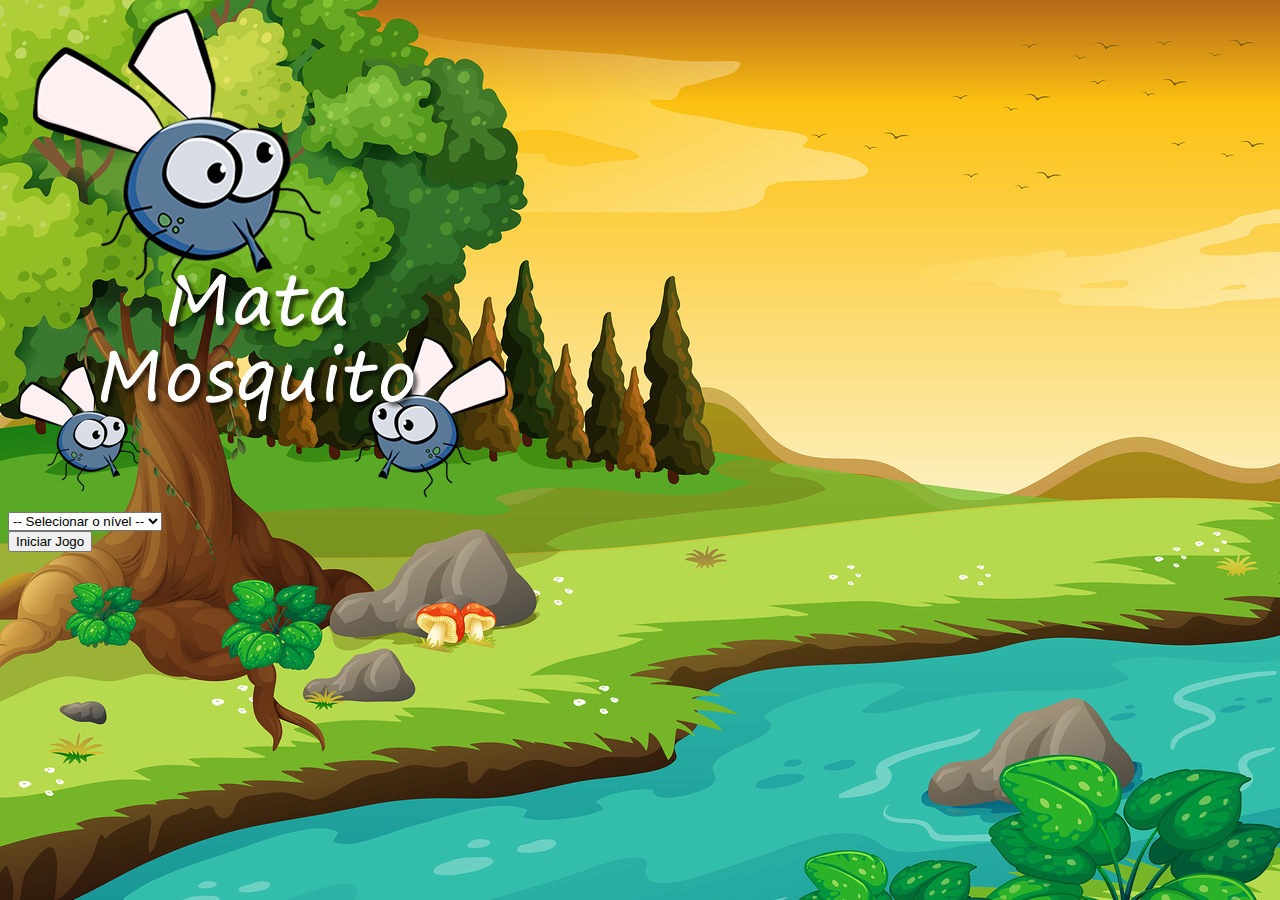
<file: index.html>
<!DOCTYPE html>
<html lang="en">
    <head>
        <meta charset="UTF-8">
        <meta name="viewport" content="width=device-width, initial-scale=1.0">
        <title>Document</title>
        <link href="https://cdn.jsdelivr.net/npm/bootstrap@5.3.2/dist/css/bootstrap.min.css" rel="stylesheet" integrity="sha384-T3c6CoIi6uLrA9TneNEoa7RxnatzjcDSCmG1MXxSR1GAsXEV/Dwwykc2MPK8M2HN" crossorigin="anonymous">
        <link rel="stylesheet" href="estilo.css">

        <script>
          function  iniciarJogo() {
            var nivel = document.getElementById('nivel').value

            if(nivel === ''){
                alert('Selecione um nível para iniciar o jogo')
                return false
            }

            window.location.href = "app.html?" + nivel
                
          }
        </script>

    </head>
    <body>
        <div class="container">
            <div class="row">
                <div class="col">
                    <div class="d-flex justify-content-center">
                        <img src="imagens/game.png" alt="">
                    </div>
                </div>
            </div>


            <div class="row">
                <div class="col">
                    <div class="d-flex justify-content-center">
                        <div class="mb-2">
                            <select class="form-control" id="nivel">
                                <option value="">-- Selecionar o nível --</option>
                                <option value="normal">Normal</option>
                                <option value="dificil">Difícil</option>
                                <option value="lendario">Lendário</option>
                            </select>
                        </div>
                    </div>
                </div>
            </div>

            <div class="row">
                <div class="col">
                    <div class="d-flex justify-content-center">
                        <button type="button" 
                        class="btn btn-danger btn-lg" onclick="iniciarJogo()">Iniciar Jogo</button>
                    </div>
                </div>
            </div>
        </div>
    </body>
</html>
</file>
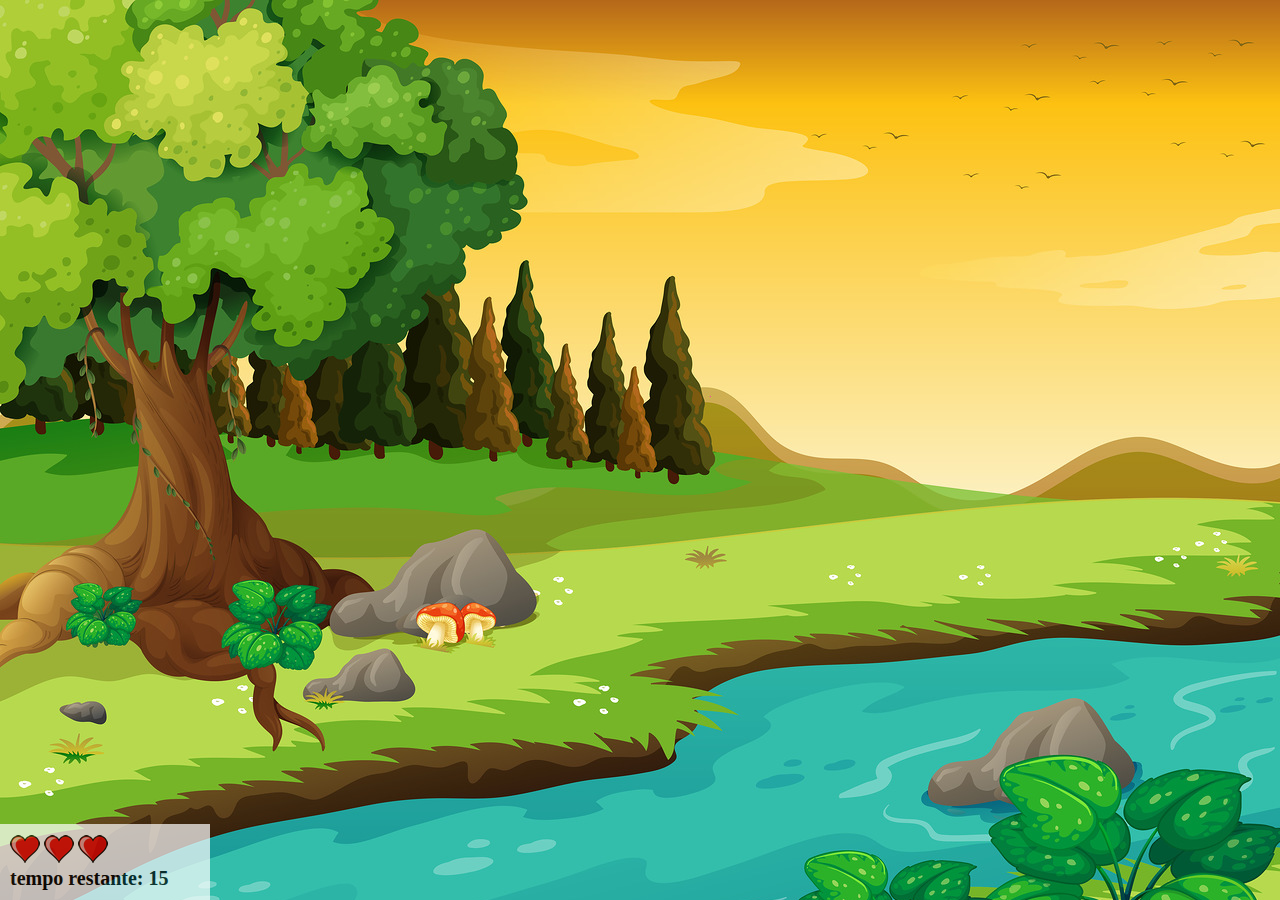
<file: app.html>
<!DOCTYPE html>
<html lang="en">
    <head>
        <meta charset="UTF-8">
        <meta name="viewport" content="width=device-width, initial-scale=1.0">
        <title>Document</title>
        <link rel="stylesheet" href="estilo.css">
        <script src="jogo.js"></script>
    </head>
    <body onresize= "ajustaPalcoJogo()">
        

        <div class="painel">
            <div class="vidas">
                <img id="v1" src="imagens/coracao_cheio.png" alt="">
                <img id="v2" src="imagens/coracao_cheio.png" alt="">
                <img id="v3" src="imagens/coracao_cheio.png" alt="">
            </div>

            <div class="cronometro">
                tempo restante: <span id="cronometro"></span>
            </div>
        </div>
        

        <script>     
            document.getElementById('cronometro').innerHTML = tempo
            

            var criaMosca = setInterval(function () {
                posicaoRandomica()
            }, criaMoscaTempo)
        </script>
    </body>
</html>
</file>
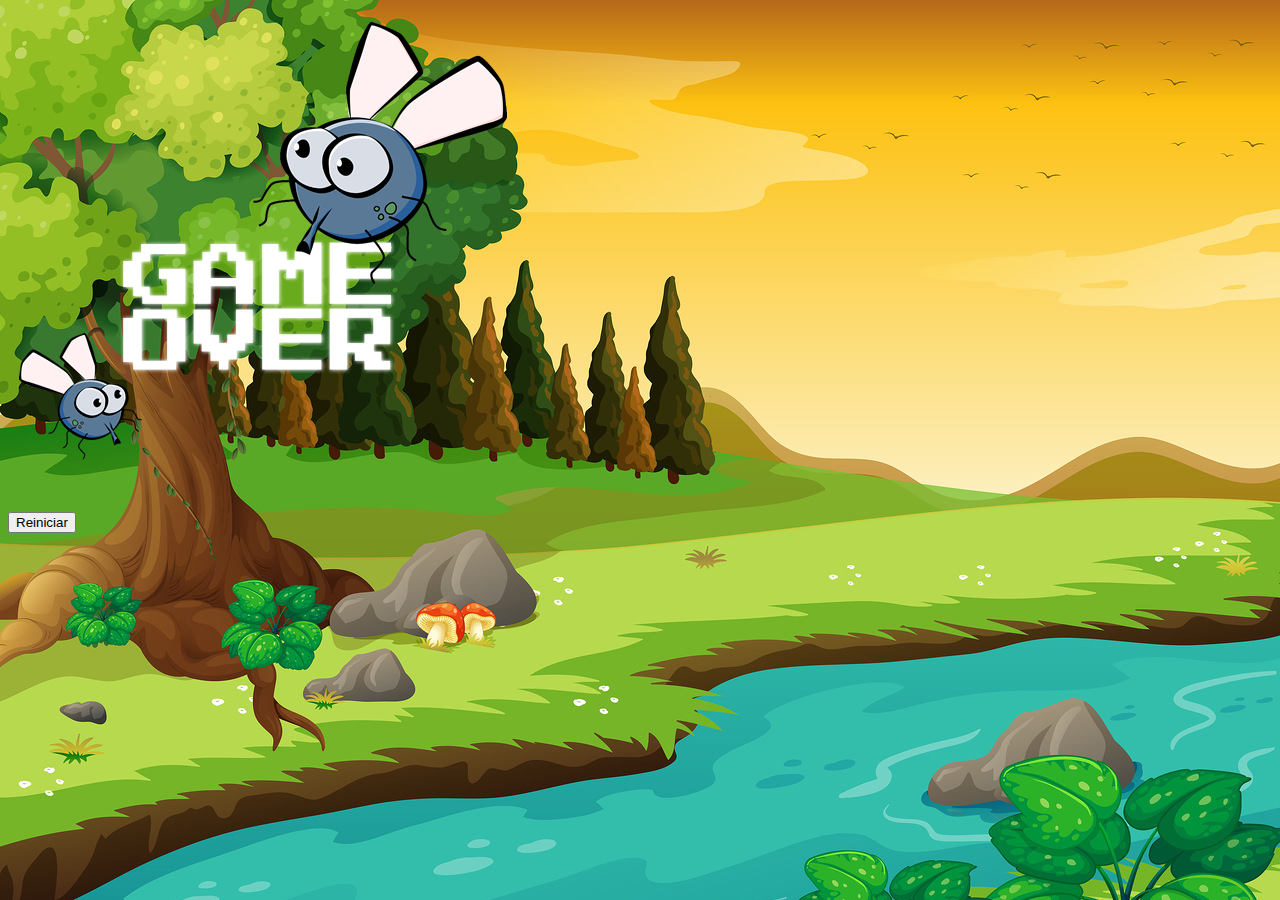
<file: fim_de_jogo.html>
<!DOCTYPE html>
<html lang="en">
    <head>
        <meta charset="UTF-8">
        <meta name="viewport" content="width=device-width, initial-scale=1.0">
        <title>Document</title>
        <link href="https://cdn.jsdelivr.net/npm/bootstrap@5.3.2/dist/css/bootstrap.min.css" rel="stylesheet" integrity="sha384-T3c6CoIi6uLrA9TneNEoa7RxnatzjcDSCmG1MXxSR1GAsXEV/Dwwykc2MPK8M2HN" crossorigin="anonymous">
        <link rel="stylesheet" href="estilo.css">
    </head>
    <body>
        <div class="container">
            <div class="row">
                <div class="col">
                    <div class="d-flex justify-content-center">
                        <img src="imagens/game_over.png" alt="">
                    </div>
                </div>
            </div>



            <div class="row">
                <div class="col">
                    <div class="d-flex justify-content-center">
                        <button type="button" 
                        class="btn btn-dark btn-lg" 
                        onclick="window.location.href ='index.html'">Reiniciar</button>
                    </div>
                </div>
            </div>
        </div>
    </body>
</html>
</file>
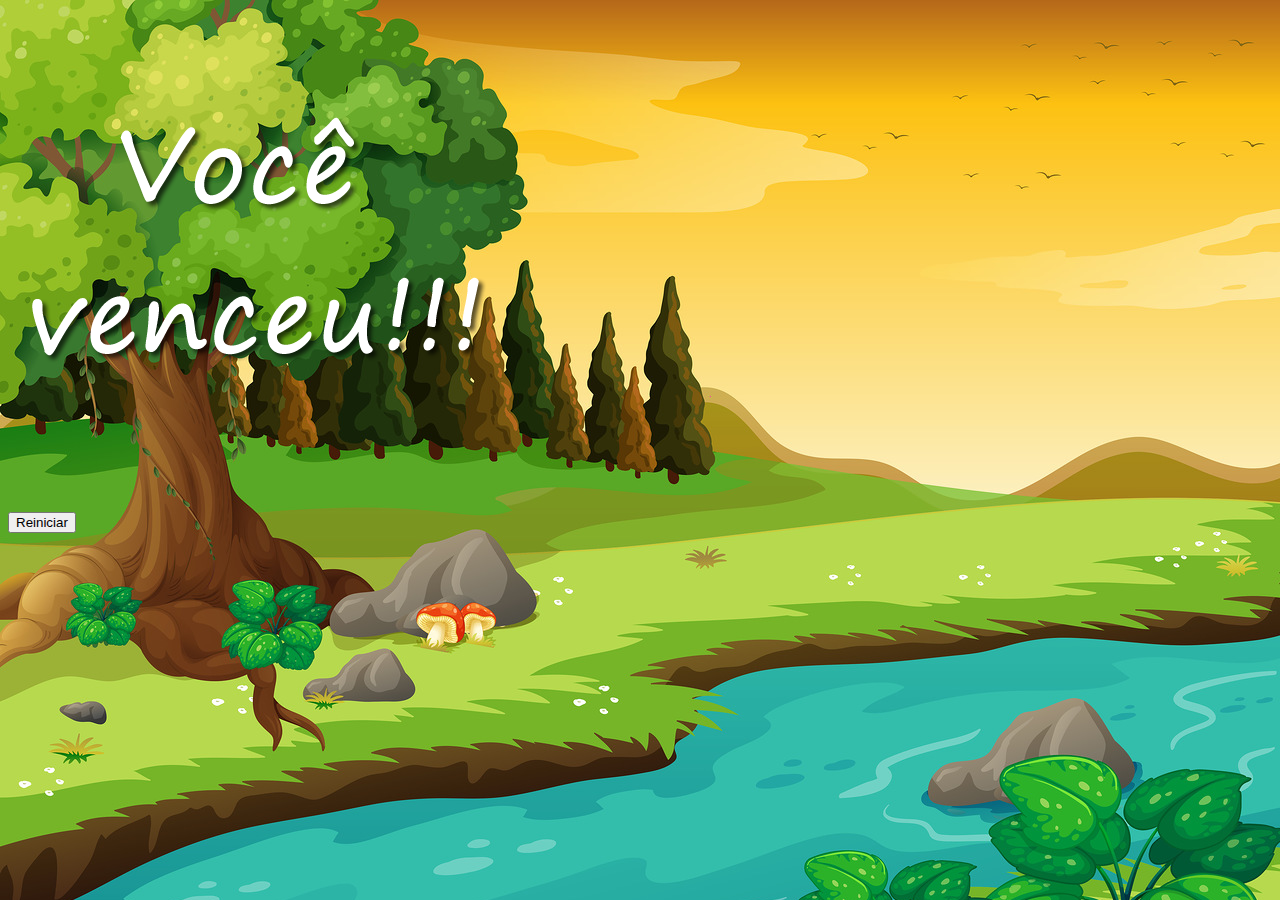
<file: vitoria.html>
<!DOCTYPE html>
<html lang="en">
    <head>
        <meta charset="UTF-8">
        <meta name="viewport" content="width=device-width, initial-scale=1.0">
        <title>Document</title>
        <link href="https://cdn.jsdelivr.net/npm/bootstrap@5.3.2/dist/css/bootstrap.min.css" rel="stylesheet" integrity="sha384-T3c6CoIi6uLrA9TneNEoa7RxnatzjcDSCmG1MXxSR1GAsXEV/Dwwykc2MPK8M2HN" crossorigin="anonymous">
        <link rel="stylesheet" href="estilo.css">
    </head>
    <body>
        <div class="container">
            <div class="row">
                <div class="col">
                    <div class="d-flex justify-content-center">
                        <img src="imagens/vitoria.png" alt="">
                    </div>
                </div>
            </div>



            <div class="row">
                <div class="col">
                    <div class="d-flex justify-content-center">
                        <button type="button" 
                        class="btn btn-dark btn-lg" 
                        onclick="window.location.href ='index.html'">Reiniciar</button>
                    </div>
                </div>
            </div>
        </div>
    </body>
</html>
</file>
<file: estilo.css>
html{
    cursor: url(imagens/mata_mosca.png) 30 30, auto;
}

body{
    background-image: url(imagens/bg.jpg);
    background-repeat: no-repeat;
}


.mosquito1{
    width: 50px;
    height: 50px;
}

.mosquito2{
    width: 70px;
    height: 70px;
}

.mosquito3{
    width: 90px;
    height: 90px;
}

.ladoA{
    transform: scaleX(1);
}

.ladoB{
    transform: scaleX(-1);
}

.painel {
    position: absolute;
    width: 190px;
    padding: 10px;
    left: 0px;
    bottom: 0px;
    border-top: solid 1px #fff;
    background-color: #fff;
    opacity: 0.7;
}

.vidas{
    float: left;
}

.cronometro{
    float: left;
    font-size: 20px;
    font-weight: bold;
}
</file>
